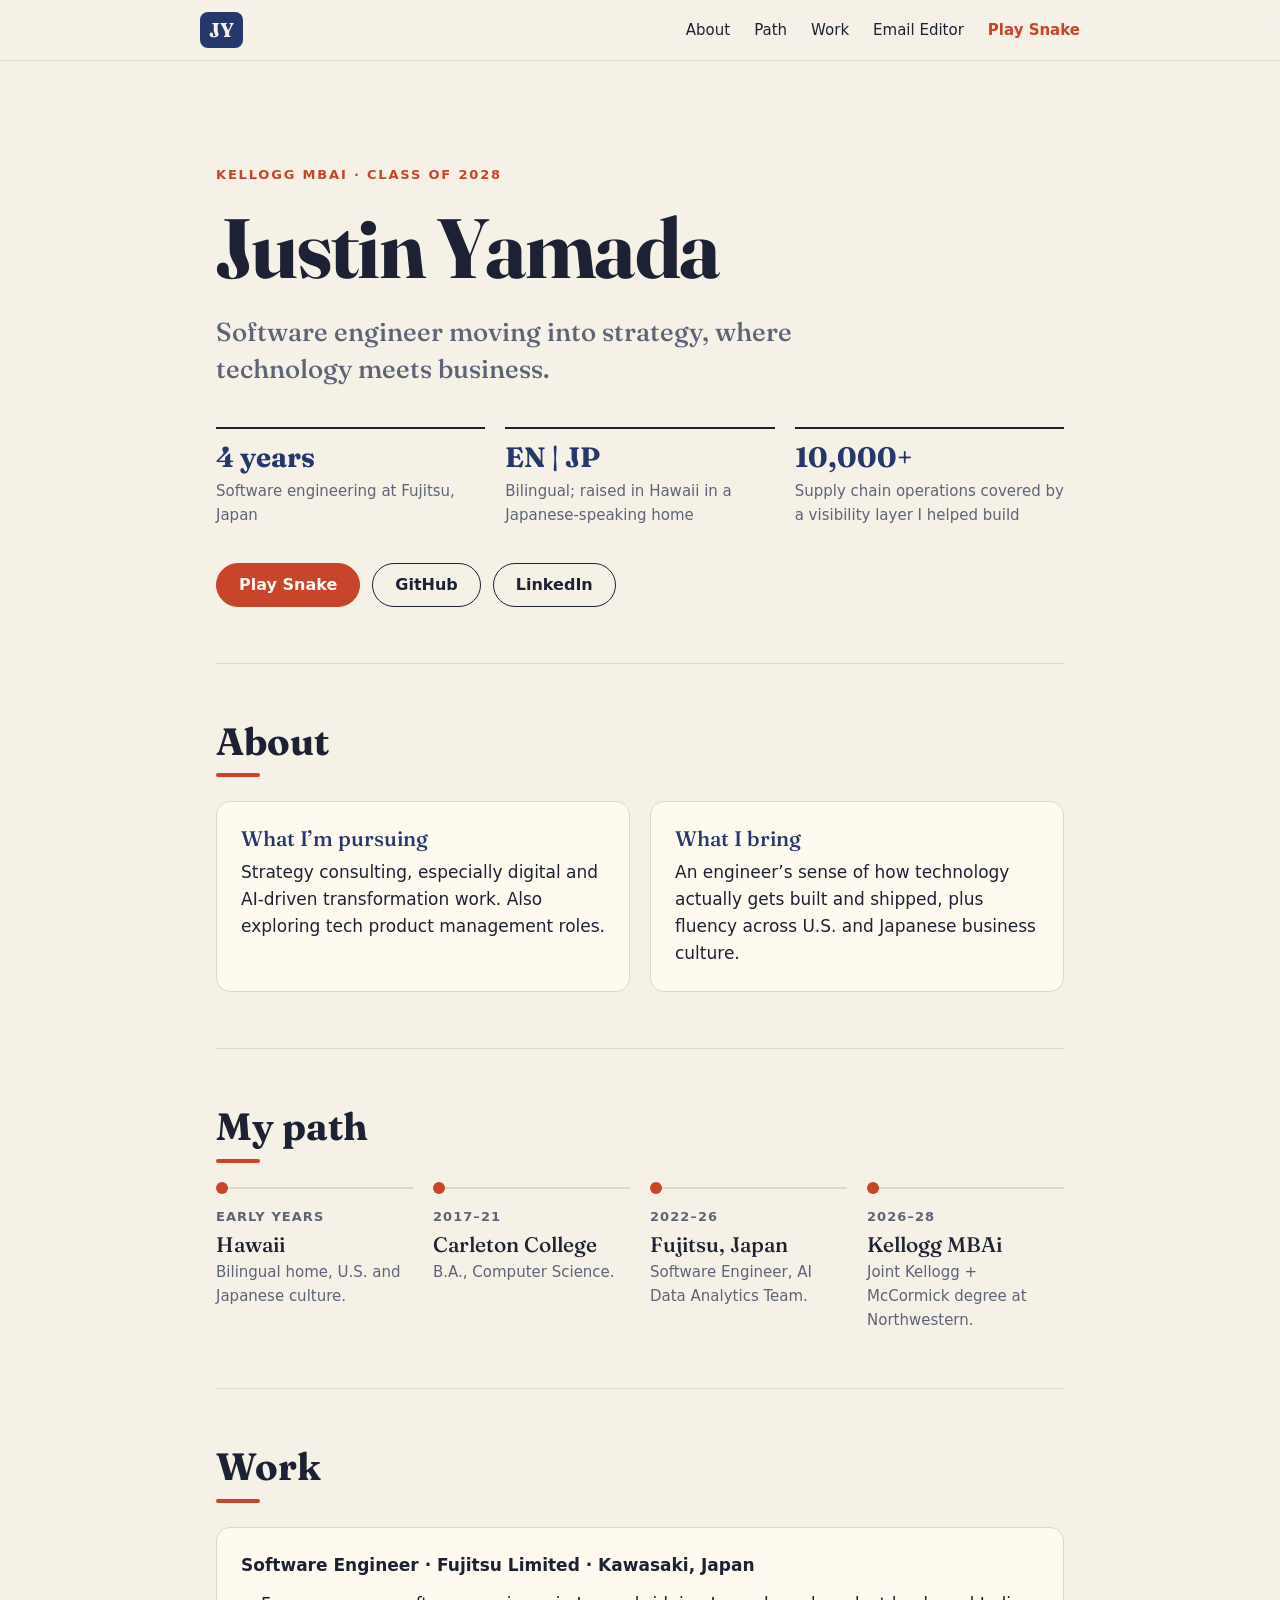
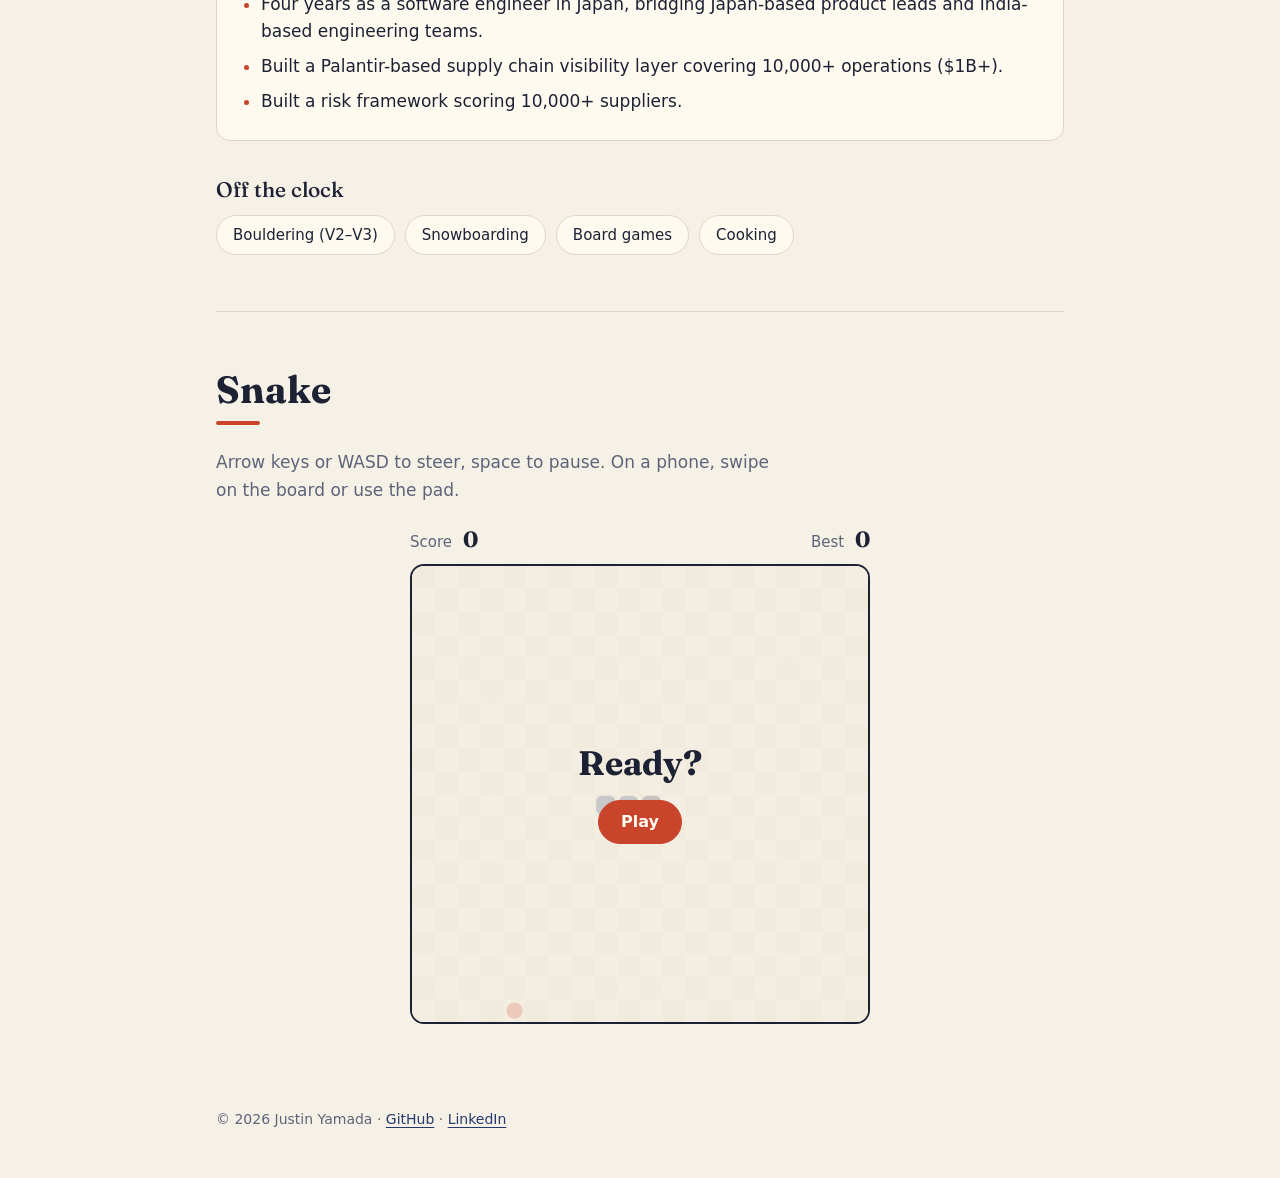
<file: index.html>
<!doctype html>
<html lang="en">
<head>
  <meta charset="utf-8">
  <meta name="viewport" content="width=device-width, initial-scale=1">
  <title>Justin Yamada</title>
  <meta name="description" content="Justin Yamada — software engineer moving into strategy. Kellogg MBAi, Class of 2028.">
  <link rel="icon" href="data:image/svg+xml,%3Csvg xmlns='http://www.w3.org/2000/svg' viewBox='0 0 64 64'%3E%3Crect width='64' height='64' rx='14' fill='%2326386b'/%3E%3Ctext x='32' y='43' font-family='Georgia,serif' font-size='30' font-weight='700' text-anchor='middle' fill='%23f6f1e7'%3EJY%3C/text%3E%3C/svg%3E">
  <link rel="preconnect" href="https://fonts.googleapis.com">
  <link rel="preconnect" href="https://fonts.gstatic.com" crossorigin>
  <link href="https://fonts.googleapis.com/css2?family=Fraunces:opsz,wght@9..144,500;9..144,700&display=swap" rel="stylesheet">
  <link rel="stylesheet" href="style.css">
</head>
<body>
  <a class="skip" href="#main">Skip to content</a>

  <header class="site-header">
    <a class="brand" href="#top" aria-label="Justin Yamada, home">JY</a>
    <nav aria-label="Sections">
      <a href="#about">About</a>
      <a href="#path">Path</a>
      <a href="#work">Work</a>
      <a href="editor.html">Email Editor</a>
      <a class="nav-play" href="#play">Play Snake</a>
    </nav>
  </header>

  <main id="main">
    <section class="hero" id="top">
      <p class="eyebrow">Kellogg MBAi · Class of 2028</p>
      <h1>Justin Yamada</h1>
      <p class="lede">Software engineer moving into strategy, where technology meets business.</p>
      <ul class="facts">
        <li><strong>4 years</strong><span>Software engineering at Fujitsu, Japan</span></li>
        <li><strong>EN | JP</strong><span>Bilingual; raised in Hawaii in a Japanese-speaking home</span></li>
        <li><strong>10,000+</strong><span>Supply chain operations covered by a visibility layer I helped build</span></li>
      </ul>
      <div class="cta">
        <a class="btn btn-primary" href="#play">Play Snake</a>
        <a class="btn" href="https://github.com/JustinYamada" rel="me noopener">GitHub</a>
        <a class="btn" href="https://www.linkedin.com/in/justin-yamada/" rel="me noopener">LinkedIn</a>
      </div>
    </section>

    <section id="about">
      <h2>About</h2>
      <div class="two-col">
        <div class="card">
          <h3>What I’m pursuing</h3>
          <p>Strategy consulting, especially digital and AI-driven transformation work. Also exploring tech product management roles.</p>
        </div>
        <div class="card">
          <h3>What I bring</h3>
          <p>An engineer’s sense of how technology actually gets built and shipped, plus fluency across U.S. and Japanese business culture.</p>
        </div>
      </div>
    </section>

    <section id="path">
      <h2>My path</h2>
      <ol class="timeline">
        <li>
          <span class="when">Early years</span>
          <h3>Hawaii</h3>
          <p>Bilingual home, U.S. and Japanese culture.</p>
        </li>
        <li>
          <span class="when">2017–21</span>
          <h3>Carleton College</h3>
          <p>B.A., Computer Science.</p>
        </li>
        <li>
          <span class="when">2022–26</span>
          <h3>Fujitsu, Japan</h3>
          <p>Software Engineer, AI Data Analytics Team.</p>
        </li>
        <li>
          <span class="when">2026–28</span>
          <h3>Kellogg MBAi</h3>
          <p>Joint Kellogg + McCormick degree at Northwestern.</p>
        </li>
      </ol>
    </section>

    <section id="work">
      <h2>Work</h2>
      <div class="card">
        <p class="role">Software Engineer · Fujitsu Limited · Kawasaki, Japan</p>
        <ul class="bullets">
          <li>Four years as a software engineer in Japan, bridging Japan-based product leads and India-based engineering teams.</li>
          <li>Built a Palantir-based supply chain visibility layer covering 10,000+ operations ($1B+).</li>
          <li>Built a risk framework scoring 10,000+ suppliers.</li>
        </ul>
      </div>
      <h3 class="sub">Off the clock</h3>
      <ul class="chips">
        <li>Bouldering (V2–V3)</li>
        <li>Snowboarding</li>
        <li>Board games</li>
        <li>Cooking</li>
      </ul>
    </section>

    <section id="play">
      <h2>Snake</h2>
      <p class="hint">Arrow keys or WASD to steer, space to pause. On a phone, swipe on the board or use the pad.</p>
      <div class="game">
        <div class="scorebar">
          <span>Score <b id="score" aria-live="polite">0</b></span>
          <span>Best <b id="best">0</b></span>
        </div>
        <div class="board">
          <canvas id="snake-canvas" tabindex="0" aria-label="Snake game board"></canvas>
          <div class="overlay" id="overlay">
            <p id="overlay-msg">Ready?</p>
            <button class="btn btn-primary" id="overlay-btn" type="button">Play</button>
          </div>
        </div>
        <div class="dpad" aria-label="Direction pad">
          <button type="button" data-dir="up" aria-label="Up">▲</button>
          <button type="button" data-dir="left" aria-label="Left">◀</button>
          <button type="button" data-dir="down" aria-label="Down">▼</button>
          <button type="button" data-dir="right" aria-label="Right">▶</button>
        </div>
      </div>
    </section>
  </main>

  <footer>
    <p>© <span id="year">2026</span> Justin Yamada · <a href="https://github.com/JustinYamada" rel="me noopener">GitHub</a> · <a href="https://www.linkedin.com/in/justin-yamada/" rel="me noopener">LinkedIn</a></p>
  </footer>

  <script src="snake.js"></script>
</body>
</html>
</file>
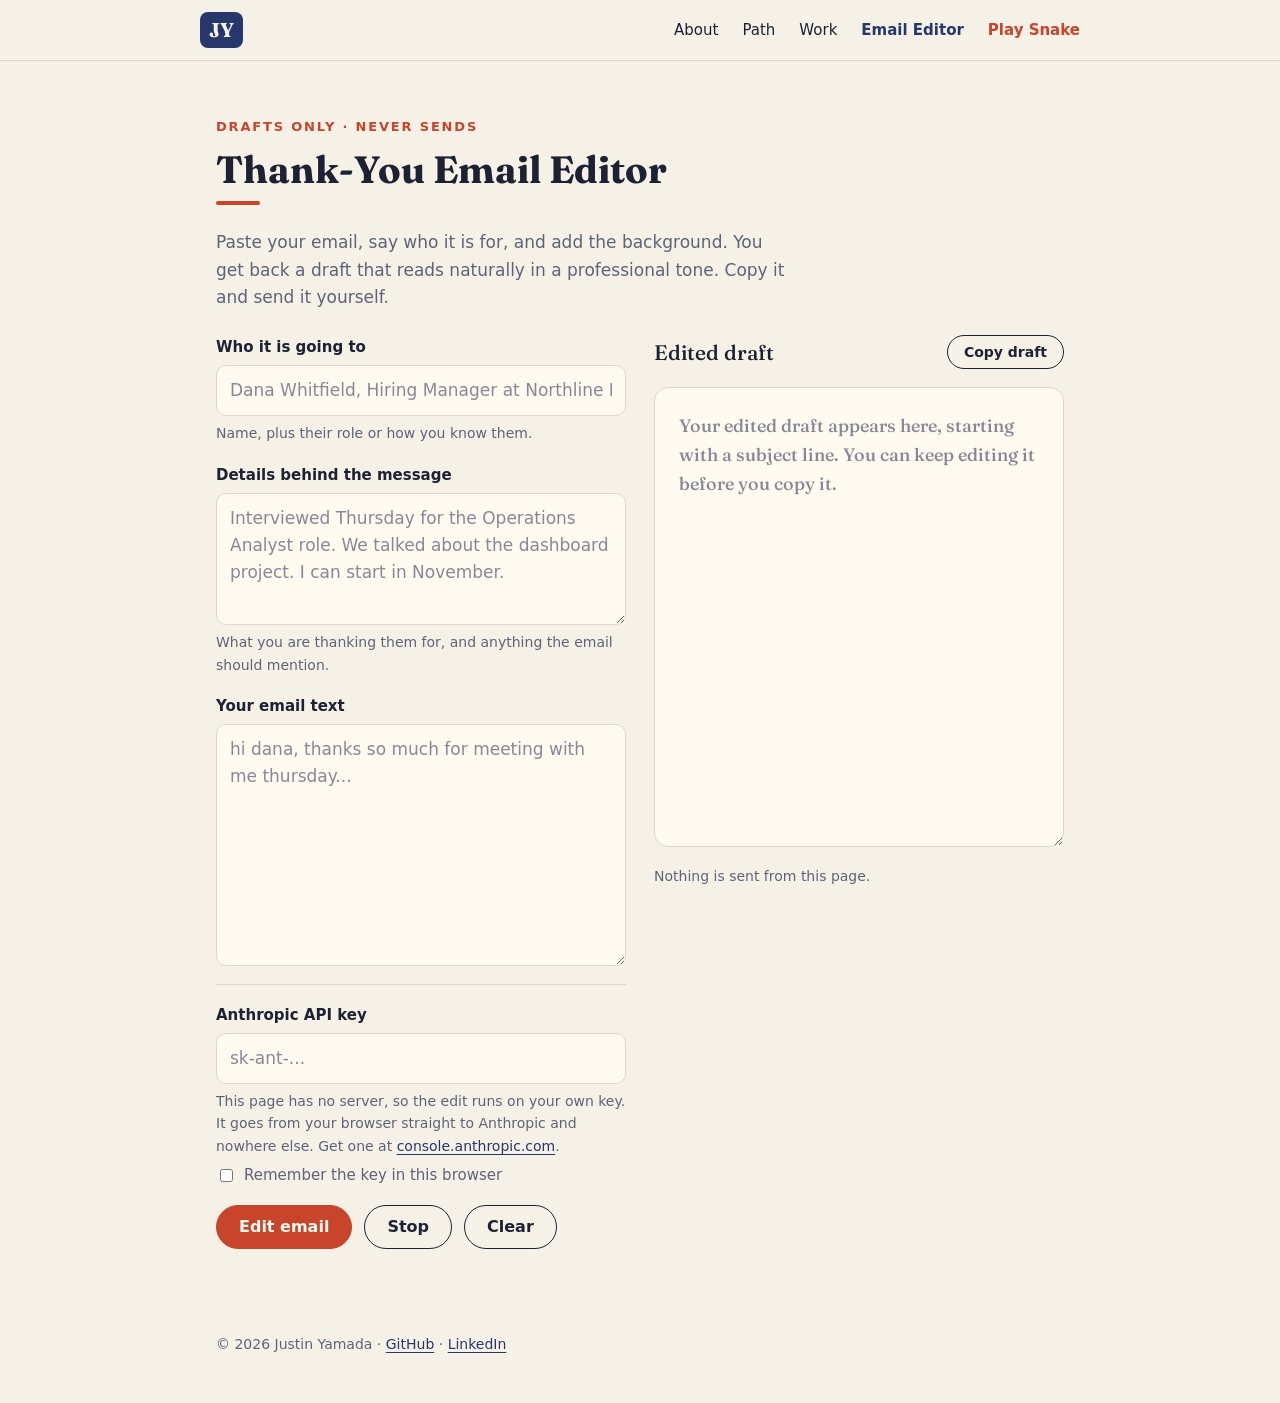
<file: editor.html>
<!doctype html>
<html lang="en">
<head>
  <meta charset="utf-8">
  <meta name="viewport" content="width=device-width, initial-scale=1">
  <title>Thank-You Email Editor · Justin Yamada</title>
  <meta name="description" content="Paste a thank-you email, who it is for, and the background. Get back a draft that reads naturally in a professional tone. Drafts only; it never sends.">
  <link rel="icon" href="data:image/svg+xml,%3Csvg xmlns='http://www.w3.org/2000/svg' viewBox='0 0 64 64'%3E%3Crect width='64' height='64' rx='14' fill='%2326386b'/%3E%3Ctext x='32' y='43' font-family='Georgia,serif' font-size='30' font-weight='700' text-anchor='middle' fill='%23f6f1e7'%3EJY%3C/text%3E%3C/svg%3E">
  <link rel="preconnect" href="https://fonts.googleapis.com">
  <link rel="preconnect" href="https://fonts.gstatic.com" crossorigin>
  <link href="https://fonts.googleapis.com/css2?family=Fraunces:opsz,wght@9..144,500;9..144,700&display=swap" rel="stylesheet">
  <link rel="stylesheet" href="style.css">
</head>
<body>
  <a class="skip" href="#main">Skip to content</a>

  <header class="site-header">
    <a class="brand" href="index.html" aria-label="Justin Yamada, home">JY</a>
    <nav aria-label="Sections">
      <a href="index.html#about">About</a>
      <a href="index.html#path">Path</a>
      <a href="index.html#work">Work</a>
      <a class="nav-current" href="editor.html" aria-current="page">Email Editor</a>
      <a class="nav-play" href="index.html#play">Play Snake</a>
    </nav>
  </header>

  <main id="main">
    <section class="editor-page" id="top">
      <p class="eyebrow">Drafts only · never sends</p>
      <h2>Thank-You Email Editor</h2>
      <p class="hint">Paste your email, say who it is for, and add the background. You get back a draft that reads naturally in a professional tone. Copy it and send it yourself.</p>

      <div class="editor-grid">
        <form id="editor-form" class="editor-form" novalidate>
          <div class="field">
            <label for="recipient">Who it is going to</label>
            <input type="text" id="recipient" autocomplete="off" placeholder="Dana Whitfield, Hiring Manager at Northline Logistics">
            <p class="field-hint">Name, plus their role or how you know them.</p>
          </div>

          <div class="field">
            <label for="details">Details behind the message</label>
            <textarea id="details" rows="4" placeholder="Interviewed Thursday for the Operations Analyst role. We talked about the dashboard project. I can start in November."></textarea>
            <p class="field-hint">What you are thanking them for, and anything the email should mention.</p>
          </div>

          <div class="field">
            <label for="email">Your email text</label>
            <textarea id="email" rows="8" placeholder="hi dana, thanks so much for meeting with me thursday..."></textarea>
          </div>

          <div class="field key-field">
            <label for="api-key">Anthropic API key</label>
            <input type="password" id="api-key" autocomplete="off" spellcheck="false" placeholder="sk-ant-...">
            <p class="field-hint">This page has no server, so the edit runs on your own key. It goes from your browser straight to Anthropic and nowhere else. Get one at <a href="https://console.anthropic.com/settings/keys" rel="noopener">console.anthropic.com</a>.</p>
            <label class="check"><input type="checkbox" id="remember-key"> Remember the key in this browser</label>
          </div>

          <div class="editor-actions">
            <button type="submit" class="btn btn-primary" id="edit-btn">Edit email</button>
            <button type="button" class="btn" id="stop-btn" hidden>Stop</button>
            <button type="button" class="btn" id="clear-btn">Clear</button>
          </div>
        </form>

        <div class="editor-result">
          <div class="result-head">
            <h3 id="result-title">Edited draft</h3>
            <button type="button" class="btn btn-small" id="copy-btn">Copy draft</button>
          </div>
          <textarea id="draft" aria-labelledby="result-title" spellcheck="true" placeholder="Your edited draft appears here, starting with a subject line. You can keep editing it before you copy it."></textarea>
          <p id="status" class="status" role="status" aria-live="polite">Nothing is sent from this page.</p>
        </div>
      </div>
    </section>
  </main>

  <footer>
    <p>© 2026 Justin Yamada · <a href="https://github.com/JustinYamada" rel="me noopener">GitHub</a> · <a href="https://www.linkedin.com/in/justin-yamada/" rel="me noopener">LinkedIn</a></p>
  </footer>

  <script src="editor.js"></script>
</body>
</html>
</file>
<file: style.css>
:root {
  --bg: #f6f1e7;
  --card: #fffaf0;
  --ink: #1c2233;
  --muted: #5d6478;
  --line: #e0d8c6;
  --indigo: #26386b;
  --accent: #c8442b;
  --on-accent: #fffaf0;
  --board: #ece4d2;
  --grid: #e0d6c0;
  --serif: "Fraunces", Georgia, "Times New Roman", serif;
  --sans: system-ui, -apple-system, "Segoe UI", Roboto, "Helvetica Neue", Arial, sans-serif;
}

@media (prefers-color-scheme: dark) {
  :root {
    --bg: #11141d;
    --card: #181c28;
    --ink: #ece7da;
    --muted: #9aa0b3;
    --line: #2a3042;
    --indigo: #8fa6ea;
    --accent: #ff7a5c;
    --on-accent: #11141d;
    --board: #161a25;
    --grid: #1f2433;
  }
}

* { box-sizing: border-box; }

html { scroll-behavior: smooth; scroll-padding-top: 72px; }

body {
  margin: 0;
  background: var(--bg);
  color: var(--ink);
  font: 17px/1.6 var(--sans);
  -webkit-font-smoothing: antialiased;
}

a { color: var(--indigo); text-underline-offset: 3px; }
a:hover { color: var(--accent); }

:focus-visible { outline: 2px solid var(--accent); outline-offset: 3px; border-radius: 4px; }

.skip { position: absolute; left: -9999px; }
.skip:focus { left: 16px; top: 12px; z-index: 20; background: var(--card); padding: 8px 12px; }

/* Header */
.site-header {
  position: sticky; top: 0; z-index: 10;
  display: flex; align-items: center; justify-content: space-between; gap: 16px;
  padding: 12px max(16px, calc((100vw - 880px) / 2));
  background: color-mix(in srgb, var(--bg) 88%, transparent);
  backdrop-filter: blur(8px);
  border-bottom: 1px solid var(--line);
}
.brand {
  font: 700 20px/1 var(--serif);
  color: var(--bg); background: var(--indigo);
  padding: 8px 9px; border-radius: 8px; text-decoration: none;
}
.brand:hover { color: var(--bg); background: var(--accent); }
.site-header nav { display: flex; flex-wrap: wrap; align-items: center; justify-content: flex-end; gap: 4px clamp(10px, 3vw, 24px); font-size: 15px; }
.site-header nav a { white-space: nowrap; }
.site-header .nav-current { color: var(--indigo); font-weight: 600; }
.site-header nav a { color: var(--ink); text-decoration: none; }
.site-header nav a:hover { color: var(--accent); }
.site-header .nav-play { color: var(--accent); font-weight: 600; white-space: nowrap; }

/* Layout */
main { max-width: 880px; margin: 0 auto; padding: 0 16px; }
section { padding: 56px 0; border-bottom: 1px solid var(--line); }
section:last-child { border-bottom: 0; }

h1, h2, h3 { font-family: var(--serif); line-height: 1.15; margin: 0; }
h1 { font-size: clamp(44px, 9vw, 84px); font-weight: 700; letter-spacing: -0.02em; }
h2 { font-size: clamp(28px, 4.5vw, 38px); font-weight: 700; margin-bottom: 24px; }
h2::after { content: ""; display: block; width: 44px; height: 4px; margin-top: 10px; background: var(--accent); border-radius: 2px; }
h3 { font-size: 21px; font-weight: 500; }
p { margin: 0; }

/* Hero */
.hero { padding-top: clamp(48px, 10vw, 104px); }
.eyebrow { font-size: 13px; font-weight: 600; letter-spacing: 0.14em; text-transform: uppercase; color: var(--accent); margin-bottom: 14px; }
.lede { font: 500 clamp(20px, 3vw, 26px)/1.4 var(--serif); color: var(--muted); max-width: 26em; margin-top: 18px; }

.facts {
  list-style: none; padding: 0; margin: 40px 0 0;
  display: grid; grid-template-columns: repeat(auto-fit, minmax(210px, 1fr)); gap: 20px;
}
.facts li { border-top: 2px solid var(--ink); padding-top: 12px; }
.facts strong { display: block; font: 700 28px/1.2 var(--serif); color: var(--indigo); }
.facts span { display: block; margin-top: 4px; font-size: 15px; color: var(--muted); }

.cta { display: flex; flex-wrap: wrap; gap: 12px; margin-top: 36px; }
.btn {
  display: inline-block; cursor: pointer;
  font: 600 16px/1 var(--sans); text-decoration: none;
  color: var(--ink); background: transparent;
  border: 1.5px solid var(--ink); border-radius: 999px; padding: 13px 22px;
  transition: transform 0.12s ease, background 0.12s ease, color 0.12s ease;
}
.btn:hover { color: var(--bg); background: var(--ink); transform: translateY(-1px); }
.btn-primary { color: var(--on-accent); background: var(--accent); border-color: var(--accent); }
.btn-primary:hover { color: var(--on-accent); background: var(--accent); filter: brightness(1.08); }

/* Cards */
.two-col { display: grid; grid-template-columns: repeat(auto-fit, minmax(260px, 1fr)); gap: 20px; }
.card { background: var(--card); border: 1px solid var(--line); border-radius: 14px; padding: 24px; }
.card h3 { margin-bottom: 8px; color: var(--indigo); }
.role { font-weight: 600; margin-bottom: 12px; }
.bullets { margin: 0; padding-left: 20px; }
.bullets li + li { margin-top: 8px; }
.bullets li::marker { color: var(--accent); }

.sub { margin: 36px 0 14px; }
.chips { list-style: none; padding: 0; margin: 0; display: flex; flex-wrap: wrap; gap: 10px; }
.chips li { border: 1px solid var(--line); background: var(--card); border-radius: 999px; padding: 7px 16px; font-size: 15px; }

/* Timeline */
.timeline { list-style: none; margin: 0; padding: 0; display: grid; grid-template-columns: repeat(auto-fit, minmax(150px, 1fr)); gap: 24px 20px; }
.timeline li { position: relative; border-top: 2px solid var(--line); padding-top: 18px; }
.timeline li::before { content: ""; position: absolute; top: -7px; left: 0; width: 12px; height: 12px; border-radius: 50%; background: var(--accent); }
.when { display: block; font-size: 13px; font-weight: 600; letter-spacing: 0.08em; text-transform: uppercase; color: var(--muted); margin-bottom: 4px; }
.timeline p { font-size: 15px; color: var(--muted); margin-top: 4px; }

/* Snake */
.hint { color: var(--muted); max-width: 34em; margin-bottom: 24px; }
.game { width: min(100%, 460px); margin: 0 auto; }
.scorebar { display: flex; justify-content: space-between; font-size: 15px; color: var(--muted); margin-bottom: 10px; }
.scorebar b { font: 700 22px/1 var(--serif); color: var(--ink); margin-left: 6px; font-variant-numeric: tabular-nums; }
.board { position: relative; aspect-ratio: 1; border: 2px solid var(--ink); border-radius: 14px; overflow: hidden; background: var(--board); }
#snake-canvas { display: block; width: 100%; height: 100%; touch-action: none; }
#snake-canvas:focus-visible { outline: none; }
.overlay {
  position: absolute; inset: 0;
  display: flex; flex-direction: column; align-items: center; justify-content: center; gap: 16px;
  background: color-mix(in srgb, var(--bg) 78%, transparent);
  text-align: center; padding: 16px;
}
.overlay[hidden] { display: none; }
.overlay p { font: 700 clamp(24px, 6vw, 34px)/1.2 var(--serif); }

.dpad { display: none; grid-template-columns: repeat(3, 64px); grid-template-rows: repeat(2, 56px); gap: 8px; justify-content: center; margin-top: 18px; }
.dpad button {
  font-size: 20px; color: var(--ink); background: var(--card);
  border: 1.5px solid var(--line); border-radius: 12px; cursor: pointer;
  touch-action: manipulation; -webkit-tap-highlight-color: transparent;
}
.dpad button:active { background: var(--accent); color: var(--on-accent); }
.dpad [data-dir="up"] { grid-column: 2; grid-row: 1; }
.dpad [data-dir="left"] { grid-column: 1; grid-row: 2; }
.dpad [data-dir="down"] { grid-column: 2; grid-row: 2; }
.dpad [data-dir="right"] { grid-column: 3; grid-row: 2; }
@media (pointer: coarse) { .dpad { display: grid; } }

/* Email editor */
.editor-page .eyebrow { margin-bottom: 10px; }
.editor-grid { display: grid; grid-template-columns: repeat(auto-fit, minmax(300px, 1fr)); gap: 28px; align-items: start; }
.editor-form, .editor-result { display: flex; flex-direction: column; gap: 18px; min-width: 0; }
.field { display: flex; flex-direction: column; gap: 6px; }
.field label { font-size: 15px; font-weight: 600; }
.field-hint { font-size: 14px; color: var(--muted); }
.field input[type="text"], .field input[type="password"], .editor-page textarea {
  width: 100%; font: inherit; color: var(--ink);
  background: var(--card); border: 1px solid var(--line); border-radius: 10px; padding: 11px 13px;
}
.editor-page textarea { resize: vertical; }
.editor-page ::placeholder { color: var(--muted); opacity: 0.75; }
.key-field { border-top: 1px solid var(--line); padding-top: 18px; }
.field .check { display: flex; align-items: center; gap: 8px; font-weight: 400; color: var(--muted); }
.editor-actions { display: flex; flex-wrap: wrap; gap: 12px; }
.btn:disabled { opacity: 0.55; cursor: default; transform: none; }
.btn-small { font-size: 14px; padding: 9px 16px; }
.result-head { display: flex; flex-wrap: wrap; align-items: center; justify-content: space-between; gap: 10px; }
#draft { font: 500 18px/1.6 var(--serif); min-height: 460px; padding: 24px; border-radius: 14px; }
.status { font-size: 14px; color: var(--muted); min-height: 1.6em; }
.status.warn { color: var(--accent); }

footer { max-width: 880px; margin: 0 auto; padding: 28px 16px 48px; font-size: 14px; color: var(--muted); }

@media (prefers-reduced-motion: reduce) {
  html { scroll-behavior: auto; }
  .btn { transition: none; }
}
</file>
